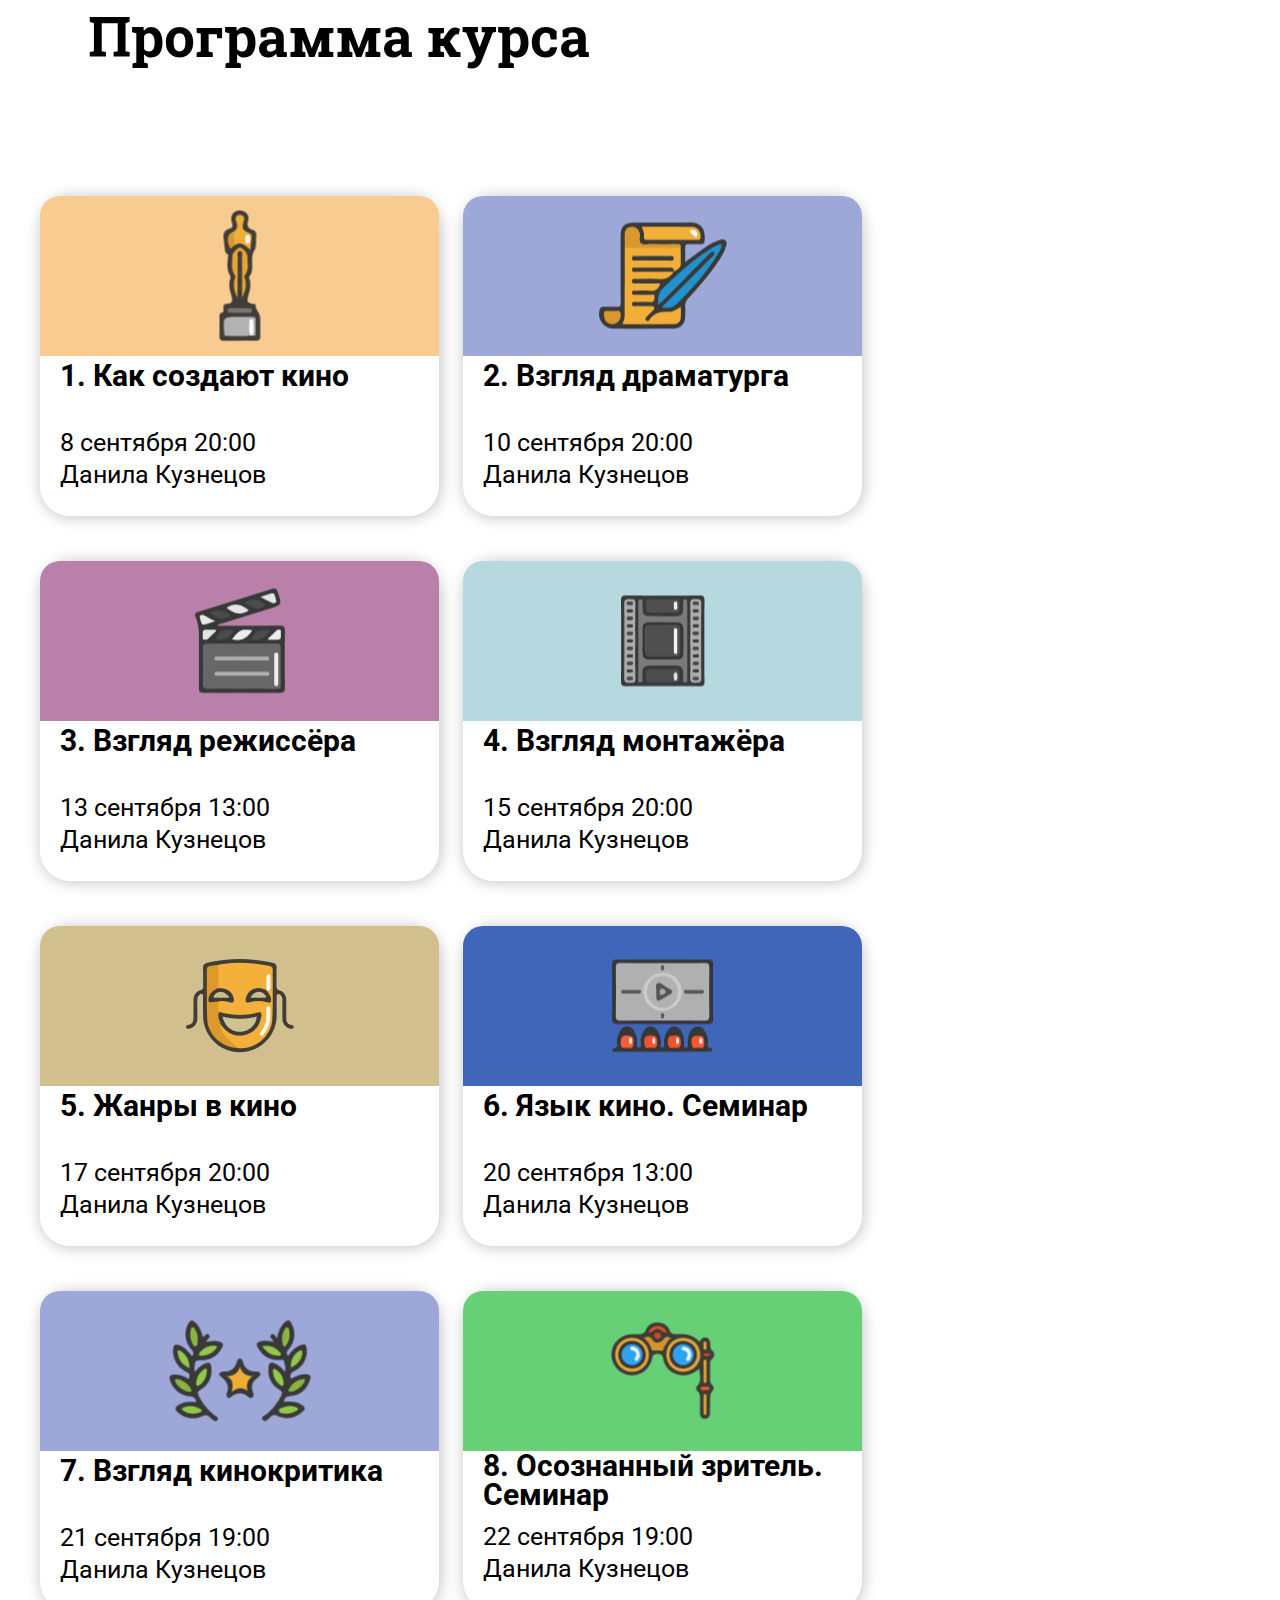
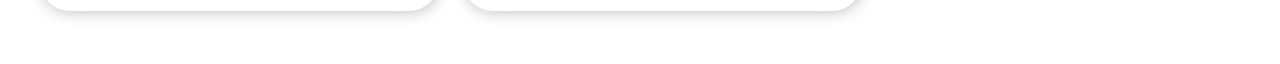
<file: index.html>
<!DOCTYPE html>
<html lang="en">
  <head>
    <meta charset="UTF-8" />
    <meta http-equiv="X-UA-Compatible" content="IE=edge" />
    <meta name="viewport" content="width=device-width, initial-scale=1.0" />
    <title>Project M1</title>
    <link rel="stylesheet" href="index.css" />
  </head>
  <body>
    <header>Программа курса</header>
    
    
    <!--  -->
    <!-- IGBAL -->
    <!--  -->
    <div class="container">
      <div class="container-item">
        <div class="container-item-1 bakground-container-1">
          <img src="/images/1. Как создают кино.png" alt="Как создают кино" />
        </div>
        <div class="container-item-2">
          <p class="paragrapg-1">1. Как создают кино</p>
          <p class="paragrapg-2">
            8 сентября 20:00 <br />
            Данила Кузнецов
          </p>
        </div>
      </div>

      <div class="container-item">
        <div class="container-item-1 bakground-container-2">
          <img src="/images/2. Взгляд драматурга.png" alt="Взгляд драматурга" />
        </div>
        <div class="container-item-2">
          <p class="paragrapg-1">2. Взгляд драматурга</p>
          <p class="paragrapg-2">
            10 сентября 20:00 <br />
            Данила Кузнецов
          </p>
        </div>
      </div>

      <div class="container-item">
        <div class="container-item-1 bakground-container-3">
          <img src="/images/3. Взгляд режиссёра.png" alt="Взгляд режиссёра" />
        </div>
        <div class="container-item-2">
          <p class="paragrapg-1">3. Взгляд режиссёра</p>
          <p class="paragrapg-2">
            13 сентября 13:00 <br />
            Данила Кузнецов
          </p>
        </div>
      </div>

      <div class="container-item">
        <div class="container-item-1 bakground-container-4">
          <img src="/images/4. Взгляд монтажёра.png" alt="Взгляд монтажёра" />
        </div>
        <div class="container-item-2">
          <p class="paragrapg-1">4. Взгляд монтажёра</p>
          <p class="paragrapg-2">
            15 сентября 20:00 <br />
            Данила Кузнецов
          </p>
        </div>
      </div>

      <div class="container-item">
        <div class="container-item-1 bakground-container-5">
          <img src="/images/5. Жанры в кино.png" alt="Жанры в кино" />
        </div>
        <div class="container-item-2">
          <p class="paragrapg-1">5. Жанры в кино</p>
          <p class="paragrapg-2">
            17 сентября 20:00 <br />
            Данила Кузнецов
          </p>
        </div>
      </div>

      <div class="container-item">
        <div class="container-item-1 bakground-container-6">
          <img src="/images/6. Язык кино. Семинар.png" alt="Язык кино. Семинар" />
        </div>
        <div class="container-item-2">
          <p class="paragrapg-1">6. Язык кино. Семинар</p>
          <p class="paragrapg-2">
            20 сентября 13:00 <br />
            Данила Кузнецов
          </p>
        </div>
      </div>

      <div class="container-item">
        <div class="container-item-1 bakground-container-7">
          <img src="/images/7. Взгляд кинокритика.png" alt="Взгляд кинокритика" />
        </div>
        <div class="container-item-2">
          <p class="paragrapg-1">7. Взгляд кинокритика</p>
          <p class="paragrapg-2">
            21 сентября 19:00 <br />
            Данила Кузнецов
          </p>
        </div>
      </div>

      <div class="container-item">
        <div class="container-item-1 bakground-container-8">
          <img
            src="/images/8. Осознанный зритель. Семинар.png"
            alt="Осознанный зритель"
          />
        </div>
        <div class="container-item-2">
          <p class="paragrapg-1-1">
            8. Осознанный зритель. <br />
            Семинар
          </p>
          <p class="paragrapg-2-1">
            22 сентября 19:00 <br />
            Данила Кузнецов
          </p>
        </div>
      </div>
    </div>
     <!--  -->
    <!-- IGBAL -->
    <!--  -->
  </body>
</html>
</file>
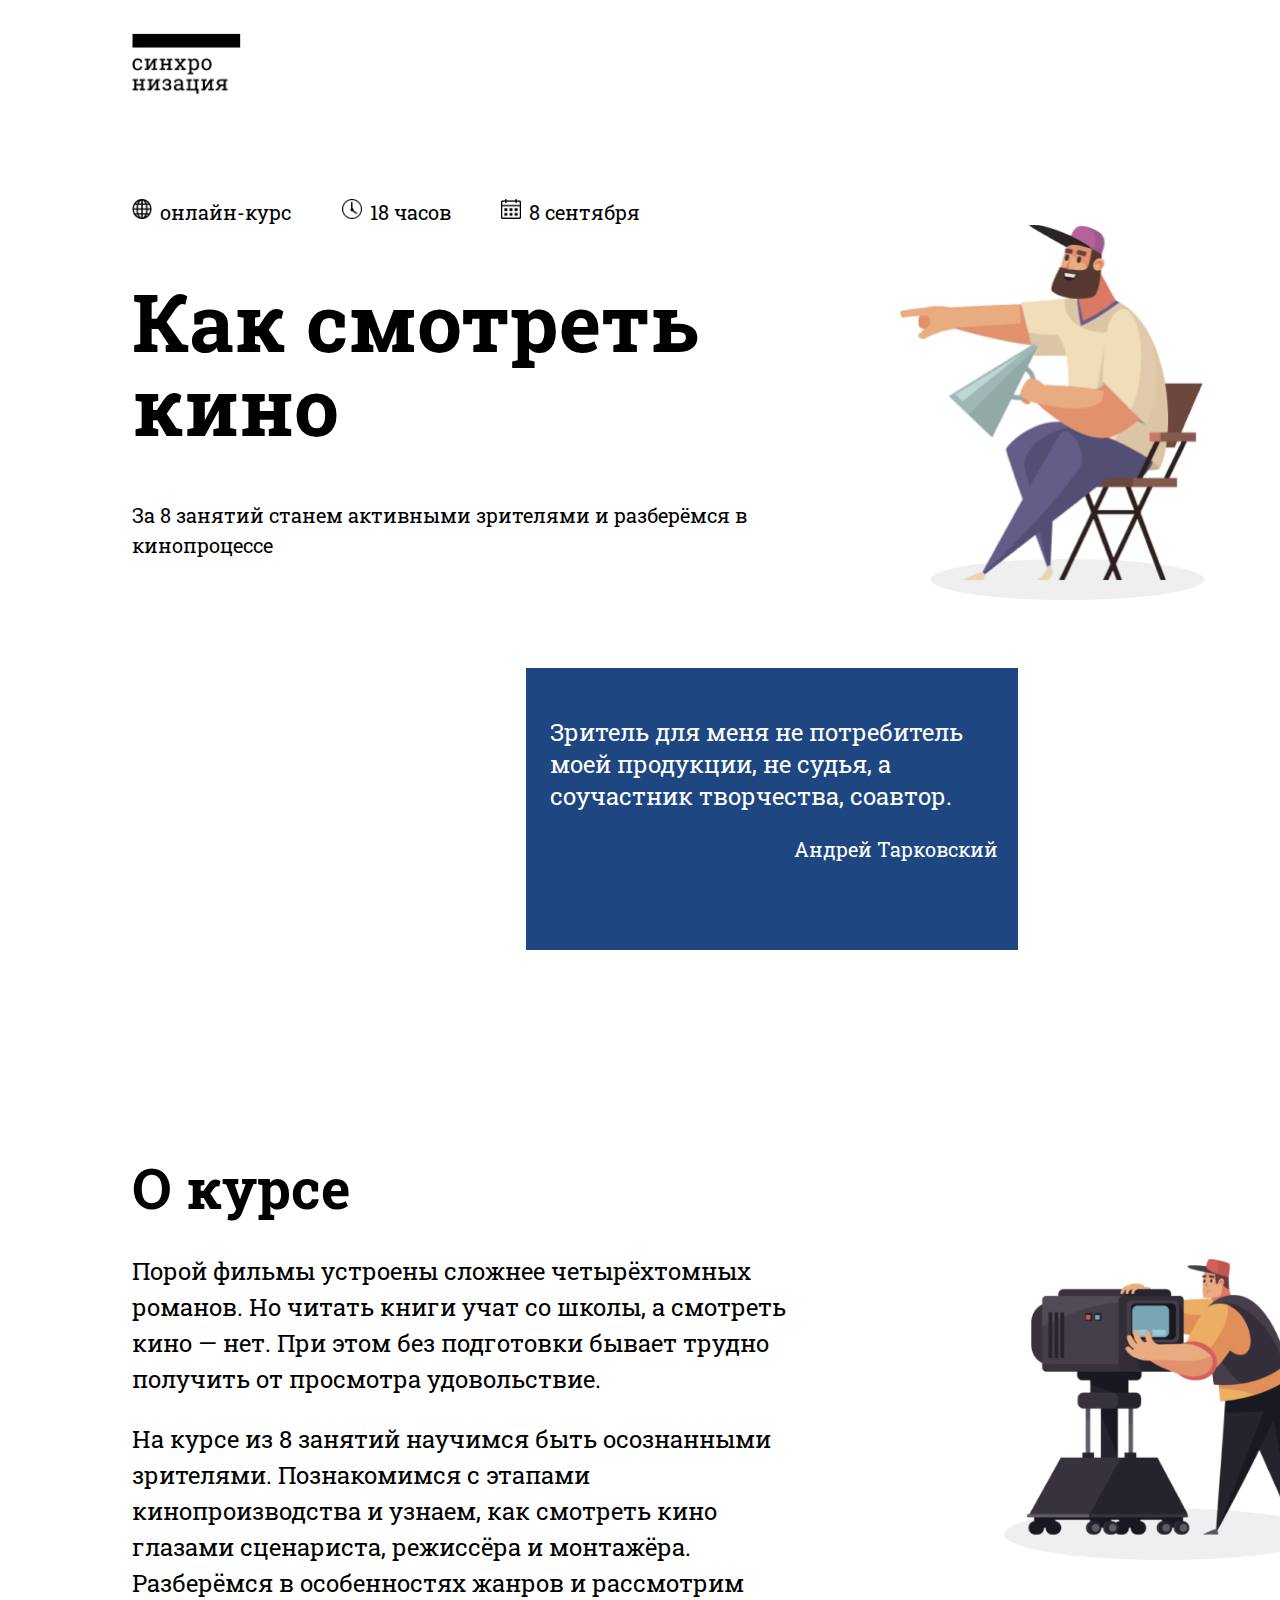
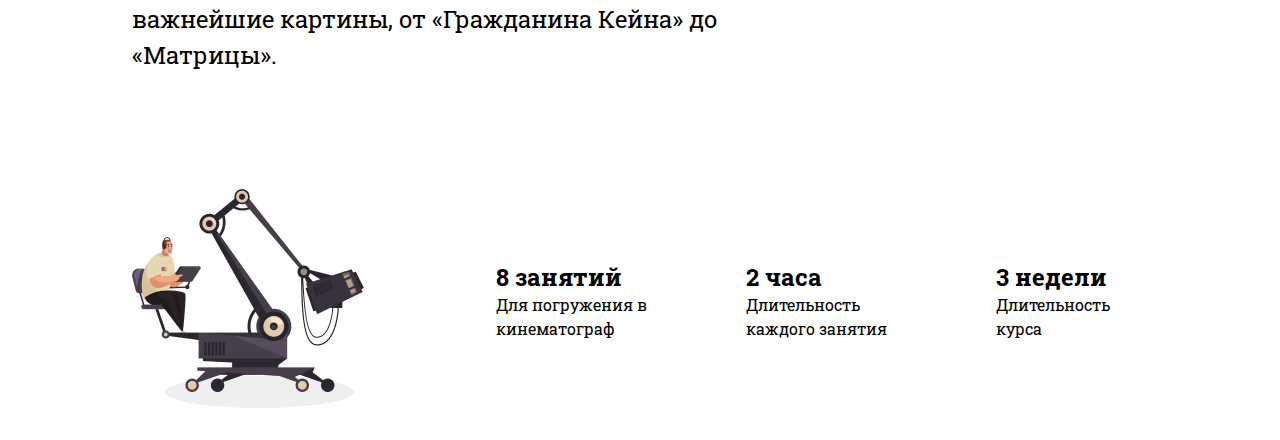
<file: gultakin.html>
<!DOCTYPE html>
<html lang="en">

<head>
    <meta charset="UTF-8">
    <meta http-equiv="X-UA-Compatible" content="IE=edge">
    <meta name="viewport" content="width=device-width, initial-scale=1.0">
    <title>Document</title>
    <link rel="stylesheet" href="gultakin.css">
</head>

<body>
    <header>
        <img src="assets/logos/logo_mobile_black.png" alt="logo">
        <div class="icon">
            <div class="icon__element">
                <img src="assets/icons/globe.png" alt="globe_icon">
                <p>онлайн-курс</p>
            </div>
            <div class="icon__element">
                <img src="assets\icons\img_135744.png" alt="clock_icon">
                <p>18 часов </p>
            </div>
            <div class="icon__element">
                <img src="assets\icons\calendar_2.png" alt="calendar_icon">
                <p>8 сентября</p>
            </div>
        </div>
    </header>
    <main>

        <article class="first__article">
            <div class="first__article__element">
                <h1>Как смотреть кино</h1>
                <p>За 8 занятий станем активными зрителями и разберёмся в кинопроцессе</p>
            </div>
            <img src="assets\images\Group 23.png" alt="siting man">
        </article>
        <article class="second__article">

            <p class="second__article__fp">Зритель для меня
                не потребитель моей продукции, не судья, а соучастник творчества, соавтор. </p>
            <p class="second__article__sp">Андрей Тарковский</p>


        </article>
        <article class="third__article">
            <div class="third__article__element">
                <h1>О курсе</h1>
                <p>Порой фильмы устроены сложнее четырёхтомных романов. Но читать книги учат со школы, а смотреть кино —
                    нет.
                    При этом без подготовки бывает трудно получить от просмотра удовольствие.
                </p>
                <p> На курсе из 8 занятий научимся быть осознанными зрителями. Познакомимся с этапами кинопроизводства и
                    узнаем,
                    как смотреть кино глазами сценариста, режиссёра и монтажёра. Разберёмся в особенностях жанров и
                    рассмотрим
                    важнейшие картины, от «Гражданина Кейна» до «Матрицы».</p>
            </div>

            <img src="assets\images\Group 24.png" alt="redactor">
        </article>
        <article class="fourth__article">

            <img src="assets\images\Group 25.png" alt="lighter">

            <div class="fourth__article__element">
                <h1>8 занятий </h1>
                <p>Для погружения
                    в кинематограф</p>
            </div>
            <div class="fourth__article__element">
                <h1>2 часа</h1>
                <p>Длительность
                    каждого занятия</p>
            </div>
            <div class="fourth__article__element">
                <h1>3 недели</h1>
                <p>Длительность
                    курса</p>
            </div>
        </article>
        
    </main>
    <footer></footer>
</body>

</html>
</file>
<file: index.css>
/*  */
/* IGBAL */
/*  */
@import url('https://fonts.googleapis.com/css2?family=Roboto+Slab:wght@700&display=swap');

@import url('https://fonts.googleapis.com/css2?family=Roboto&family=Roboto+Slab:wght@700&display=swap');

body{
    max-width: 1440px;
}

header {

    width: 905px;
    height: 93px;
    margin-left: 80px;
   
    margin-bottom: 95px;
    

    font-family: 'Roboto Slab', serif;
    font-style: normal;
    font-weight: 700;
    font-size: 55px;
    line-height: 56px;
    color: #000000;
}

.container {
    display: flex;
    flex-wrap: wrap;
    width: 1272;
    margin-left: 32px;
    margin-right: 32px;
    font-family: 'Roboto', sans-serif;
    font-style: normal;
}

.container-item {
    max-width: 399px; 
    max-height: 328px;
    margin-right: 24px;
    margin-bottom: 45px;
   

    background: #FFFFFF;
    box-shadow: 1px 1px 15px rgba(0, 0, 0, 0.25);
    border-radius: 30px;

}

.container-item-1 {
    position: relative;
    max-width: 399px; 
    height: 160px;
    border-radius: 20px 20px 0 0;
    text-align: center;
}

img{
    position: absolute;
    top: 50%;
    left: 50%;
    margin-right: -50%;
    transform: translate(-50%, -50%) 

}

.bakground-container-1 {
    background-color: #f8cb90;
}
.bakground-container-2 {
    background-color: #9da7d8;
}

.bakground-container-3 {
    background-color: #b981a9;
}

.bakground-container-4 {
    background-color: #b6d9df;
}

.bakground-container-5 {
    background-color: #d1bf8d;
}
.bakground-container-6 {
    background-color: #4066b9;
}
.bakground-container-7 {
    background-color: #9da7d8;
}

.bakground-container-8{
    background-color: #67cf75;
}

.container-item-2 { 
    max-width: 399px;
    height: 160px;
    border-radius: 0 0 20px 20px;
}

.paragrapg-1 {
    margin-top: 0;
    margin-right: 14px;
    margin-left: 20px;
    margin-bottom: 32px;
    max-height: 71px;
    font-weight: 700;
    font-size: 30px;
    line-height: 39px;
    color: #000000;
}

.paragrapg-2 {
    width: 365px;
    height: 63px;
    margin-right: 14px;
    margin-left: 20px;
    font-weight: 400;
    font-size: 25px;
    line-height: 32px;
    margin-bottom: 103px;
    color: #000000;
}

.paragrapg-1-1 {
    margin-right: 14px;
    margin-left: 20px;
    margin-bottom: 0;
    margin-top: 0;
    width: 365px;
    max-height: 71px;
    min-height: 39px;
    font-weight: 700;
    font-size: 30px;
    line-height: 29px;
    color: #000000;
}

.paragrapg-2-1 {

    width: 365px;
    height: 63px;
    font-weight: 400;
    font-size: 25px;
    line-height: 32px;
    margin-right: 14px;
    margin-left: 20px;
    margin-top: 12px;
    color: #000000;
}

@media screen and (min-width: 992px) and (max-width: 1279px){ 
 
        body{
            max-width: 1279px;
        }
    header {
    
        max-width: 524px; 
        height: 53px;
        margin-left: 70px;
        margin-right: 238px;
        margin-bottom: 55px;
        font-weight: 700;
        font-size: 32px;
        line-height: 32px;
    }
    
    .container {

        align-items: center;
        display: flex;
        flex-wrap: wrap;
        max-width: 759px;
        margin-left: 48px;
        margin-right: 48px;
        font-family: 'Roboto', sans-serif;
        font-style: normal;
    }
    
    .container-item {
        max-width: 231px; 
        height: 190px;
        background: #FFFFFF;
        box-shadow: 1px 1px 15px rgba(0, 0, 0, 0.25);
        border-radius: 10px;
        margin-right: 21px;
    
    }
    
    .container-item-1 {
        position: relative;
        max-width: 230px; 
        height: 92px;
        border-radius: 10px 10px 0 0;
        text-align: center;
    }
    
    img{
        max-width: 55px;
        max-height: 65px;
        position: absolute;
        top: 50%;
        left: 50%;
        margin-right: -50%;
        transform: translate(-50%, -50%)
    }
    
    .bakground-container-1 {
        background-color: #f8cb90;
    }
    .bakground-container-2 {
        background-color: #9da7d8;
    }
    
    .bakground-container-3 {
        background-color: #b981a9;
    }
    
    .bakground-container-4 {
        background-color: #b6d9df;
    }
    
    .bakground-container-5 {
        background-color: #d1bf8d;
    }
    .bakground-container-6 {
        background-color: #4066b9;
    }
    .bakground-container-7 {
        background-color: #9da7d8;
    }
    
    .bakground-container-8{
        background-color: #67cf75;
    }
       
    .container-item-2 { 
        max-width: 230px;
        height: 96px;
        border-radius: 0 0 10px 10px;
    }
    
    .paragrapg-1 {
        max-width: 210px;
        height: 22px;
        margin-left: 10px;
        margin-bottom: 5px;
        margin-top: 5px;
        font-weight: 700;
        font-size: 17px;
        line-height: 22px;
    }
    
    .paragrapg-2 {
        max-width: 210px;
        height: 36px;
        margin-left: 10px;
        margin-top: 18px;
        margin-bottom: 13px;
        font-weight: 400;
        font-size: 14px;
        line-height: 18px;
    }
    
    .paragrapg-1-1 {
        max-width: 210px;
        height: 22px;
        margin-left: 10px;
        margin-bottom: 5px;
        margin-top: 5px;
        font-weight: 700;
        font-size: 17px;
        line-height: 22px;
    }
    
    .paragrapg-2-1 {
        max-width: 210px;
        height: 36px;
        margin-left: 10px;
        margin-top: 0;
        font-weight: 400;
        font-size: 14px;
        line-height: 18px;
    }
}


@media screen and (min-width: 320px) and (max-width: 991px){ 
 
    header {
   
        max-width: 300px; 
        height: 43px;
        margin-left: 32px;
        margin-right: 32px;
        margin-bottom: 36px;
        font-weight: 700;
        font-size: 26px;
        line-height: 26px;
    
    }
    
    .container {
        max-width: 187px;
        margin-left: 92px;
        margin-right: 92px;
        font-family: 'Roboto', sans-serif;
        font-style: normal;
    }
    
    .container-item {
        max-width: 184px; 
        height: 152px;
        background: #FFFFFF;
        box-shadow: 1px 1px 15px rgba(0, 0, 0, 0.25);
        border-radius: 10px;
    
    }
    
    .container-item-1 {
        position: relative;
        max-width: 184px; 
        height: 76px;
        border-radius: 10px 10px 0 0;
        text-align: center;
    }
    
    img{
        max-width: 45px;
        max-height: 55px;
        position: absolute;
        top: 50%;
        left: 50%;
        margin-right: -50%;
        transform: translate(-50%, -50%)
    }
    
    .bakground-container-1 {
        background-color: #f8cb90;
    }
    .bakground-container-2 {
        background-color: #9da7d8;
    }
    
    .bakground-container-3 {
        background-color: #b981a9;
    }
    
    .bakground-container-4 {
        background-color: #b6d9df;
    }
    
    .bakground-container-5 {
        background-color: #d1bf8d;
    }
    .bakground-container-6 {
        background-color: #4066b9;
    }
    .bakground-container-7 {
        background-color: #9da7d8;
    }
    
    .bakground-container-8{
        background-color: #67cf75;
    }
    
    
    
    .container-item-2 { 
        max-width: 184px;
        height: 152px;
        border-radius: 0 0 10px 10px;
    }
    
    .paragrapg-1 {
        max-width: 160px;
        height: 35px;
        margin-left: 10px;
        margin-bottom: 5px;
        margin-top: 5px;
        font-weight: 700;
        font-size: 14px;
        line-height: 16px;
    }
    
    .paragrapg-2 {
        max-width: 160px;
        height: 30px;
        margin-left: 10px;
        margin-top: 0;
        font-weight: 400;
        font-size: 11px;
        line-height: 12px;
    }
    
    .paragrapg-1-1 {
        max-width: 160px;
        margin-left: 10px;
        margin-bottom: 5px;
        margin-top: 5px;
        font-weight: 700;
        font-size: 14px;
        line-height: 16px;
    }
    
    .paragrapg-2-1 {
        max-width: 160px;
        height: 30px;
        margin-left: 10px;
        margin-top: 0;
        font-weight: 400;
        font-size: 11px;
        line-height: 12px;
    }
    
/*  */
/* IGBAL */
/*  */
</file>
<file: gultakin.css>
@import url('https://fonts.googleapis.com/css2?family=Montserrat:wght@500&family=Roboto&family=Roboto+Slab:wght@700&display=swap');
@import url('https://fonts.googleapis.com/css2?family=Montserrat:wght@500&family=Roboto&family=Roboto+Slab:wght@400;700&display=swap');
html{
    font-size: 62.5%;
 
}
body {
    padding: 24px 124px; 
    font-family: Roboto Slab;
    min-width: 1280px;
}
main{
    display: flex;
    flex-direction: column;
    justify-content: center;
    margin: 0;
}
header img {
    max-width: 112px;
    max-height: 64px;
}

.icon {
    margin-top: 100px;
    max-width: 508px;
    display: flex;
    justify-content: space-between;
}

.icon__element img {
    width: 20px;
    height: 20px;
    padding-right: 8px;

}

.icon__element p {
    margin: 0;
    padding: 0;
    font-size: 2rem;
}

.icon__element {
    display: flex;
    justify-content: space-between;
}

.first__article img {
    max-width: 304px;
    max-height: 376px;
    padding-left: 144px;
    margin: auto 0;


}

.first__article__element {
    max-width: 628px;
}

.first__article__element h1 {
    font-size: 8rem;
    line-height: 8.4rem;
}

.first__article__element p {
    font-size: 2rem;
    line-height: 3rem;
}

.first__article {

    max-width: 1072px;
}

.second__article {
    margin: auto;
    position: relative;
    max-width: 448px;
    background-color: #1E4681;
    color: white;
    padding: 24px 20px 68px 24px;
    margin-top: 68px;


}

.second__article__fp {
    font-size: 2.4rem;

}

.second__article__sp {
    font-size: 2rem;
    
    text-align: right;

}

.third__article img {
    max-width: 320px;
    max-height: 320px;
    margin: auto 0;
    padding-left: 188px;
}

.third__article {
    max-width: 1192px;
    margin-top: 172px;
}

.third__article__element p {
    font-size: 2.4rem;
    line-height: 3.6rem;
}

.third__article__element h1 {
    font-size: 5.6rem;
    line-height: 5.6rem;
}

.first__article,
.third__article {

    display: flex;
    justify-content: space-between;
}

.third__article__element{
    min-width: 664px;
    
   
}
.fourth__article {
    display: flex;
    max-width: 1000px;

}

.fourth__article__element {
    min-width: 250px;
    max-width: 256px;
    
}

.fourth__article__element h1 {
    font-size: 2.4rem;
    margin-top: 164px;
    margin: 164px 96px 0 0;
    line-height: 3.2rem;

}
.fourth__article__element p {
    font-size: 1.6rem;
    margin: 0 96px 0 0;
    line-height: 2.4rem;
}
.fourth__article img {
    max-width: 232px;
    padding-top: 92px;
    padding-right: 132px;
}

@media (max-width:376px) {
body{
    display: flex;
    flex-wrap: wrap;
}
.first__article,.third__article,.fourth__article{
    display: flex;
    flex-wrap: wrap;
}
.fourth__article{
    max-width: 600px;
}
.fourth__article img{
    display: none;
}
}
</file>
